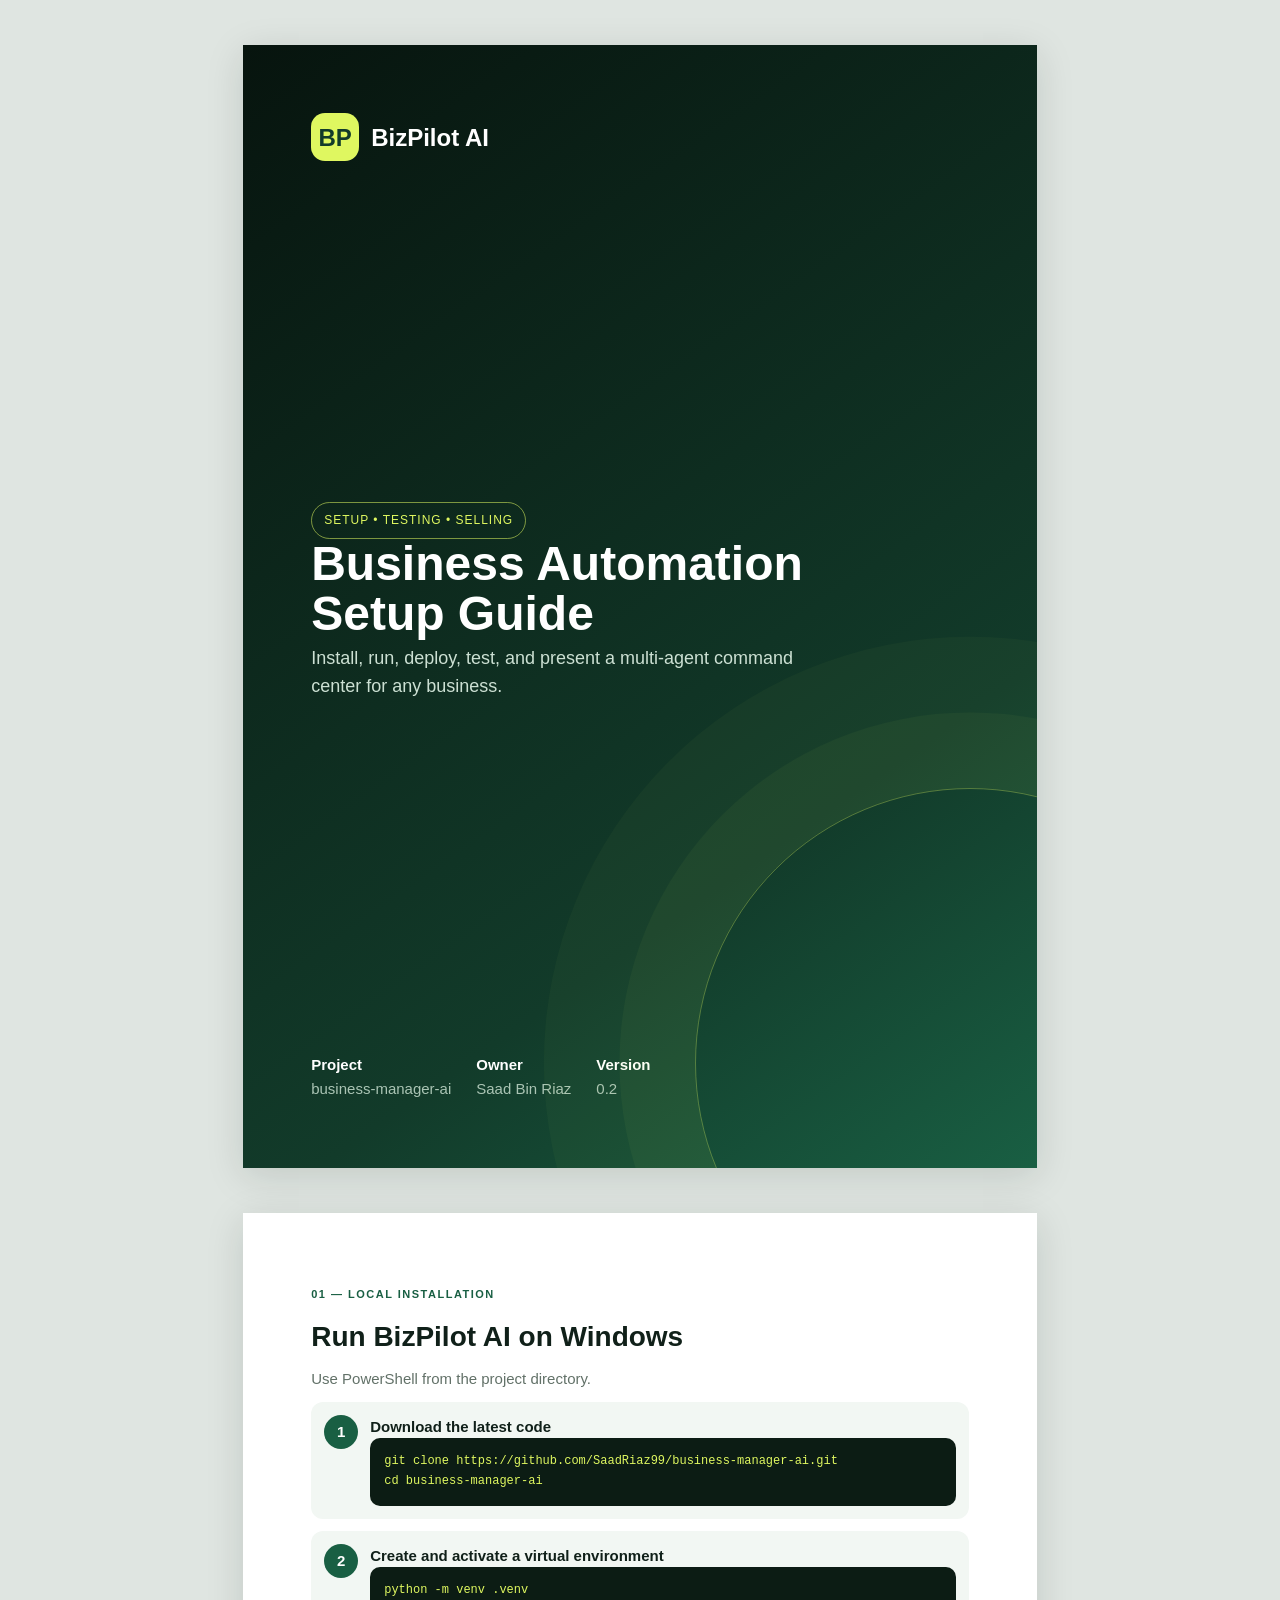
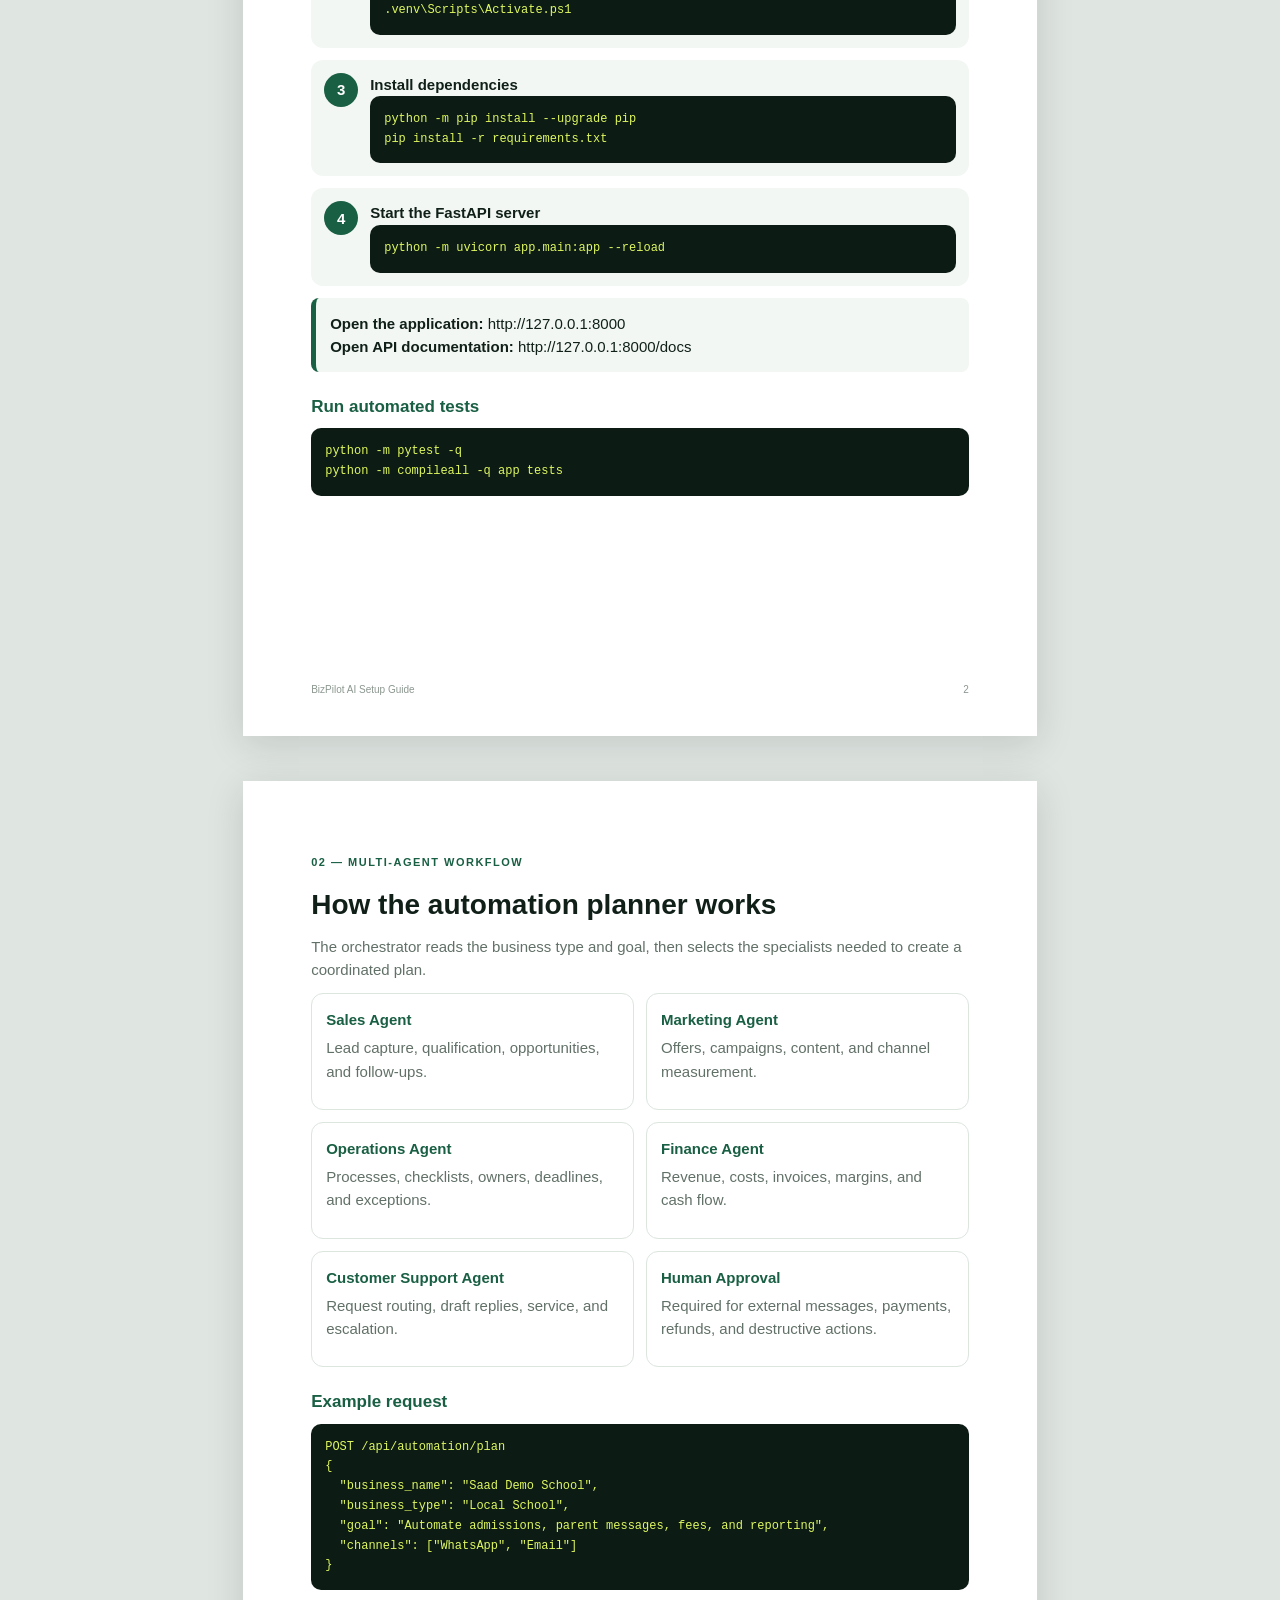
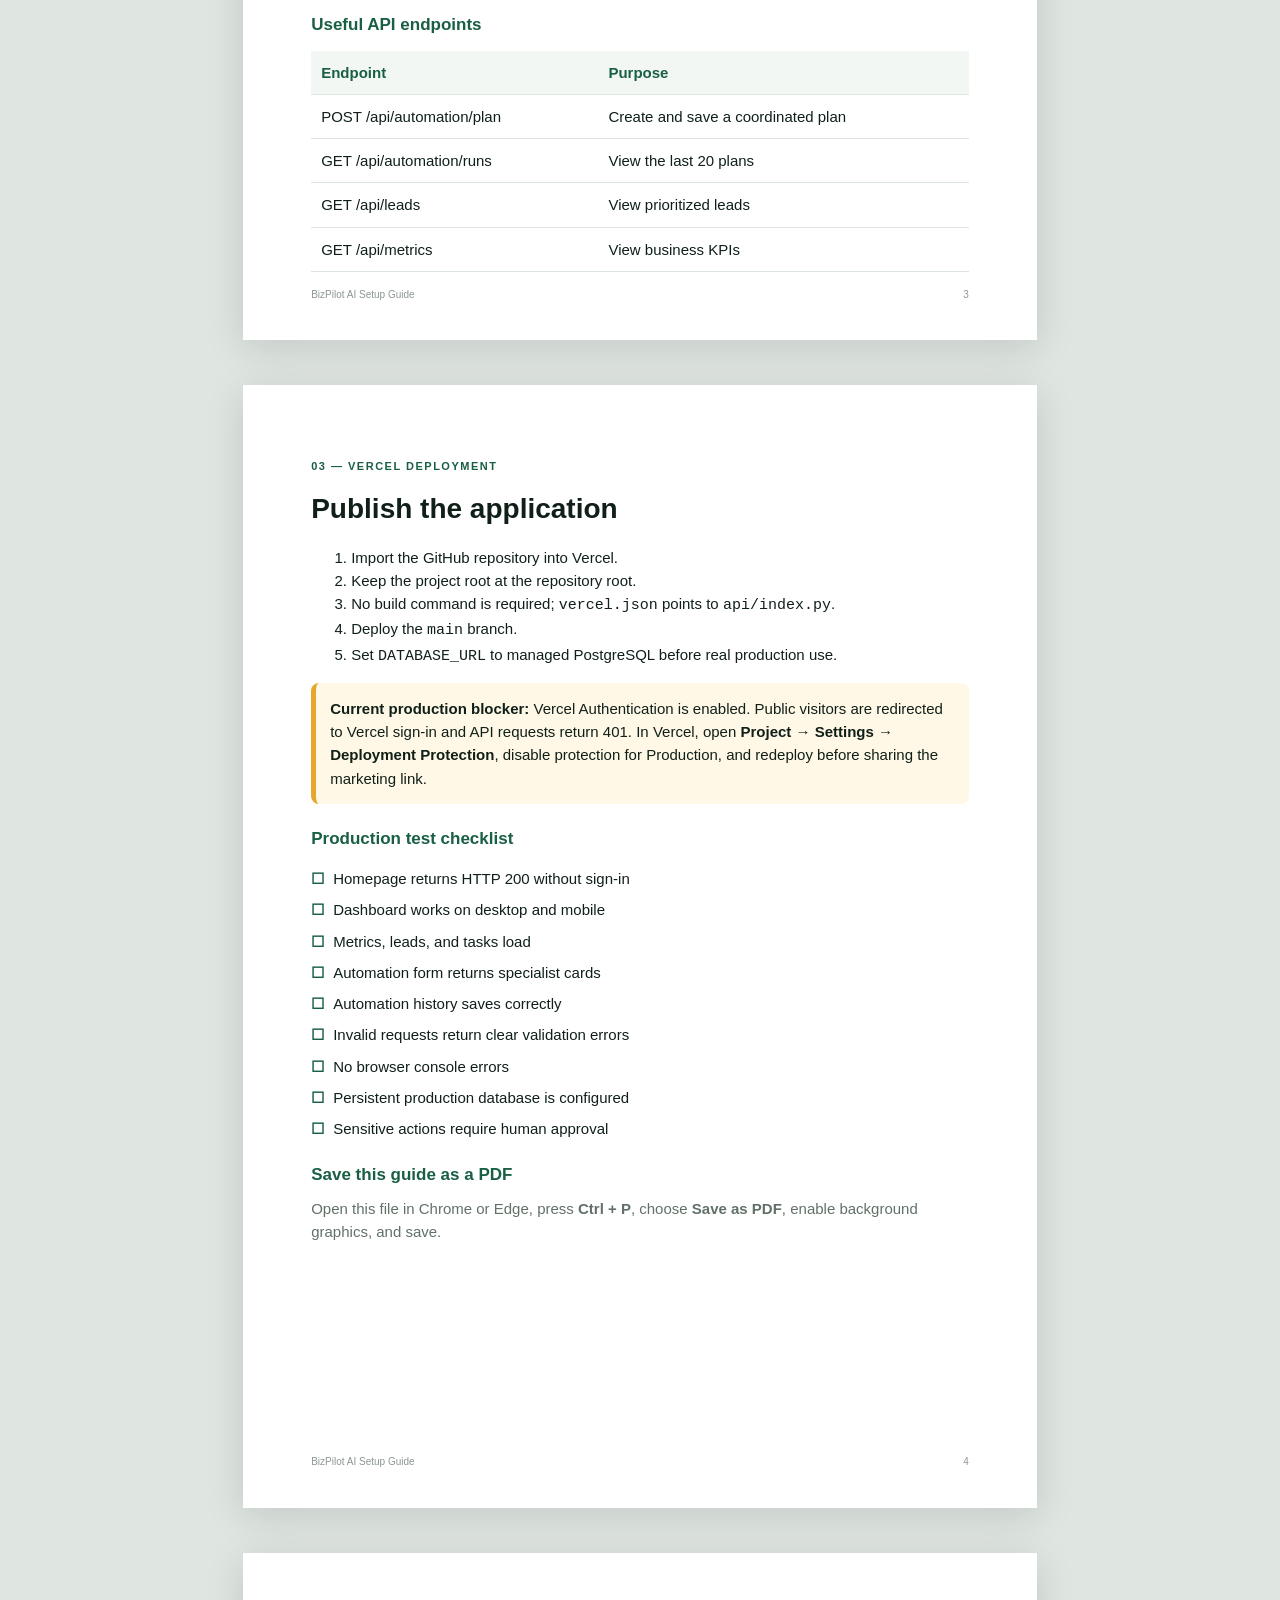
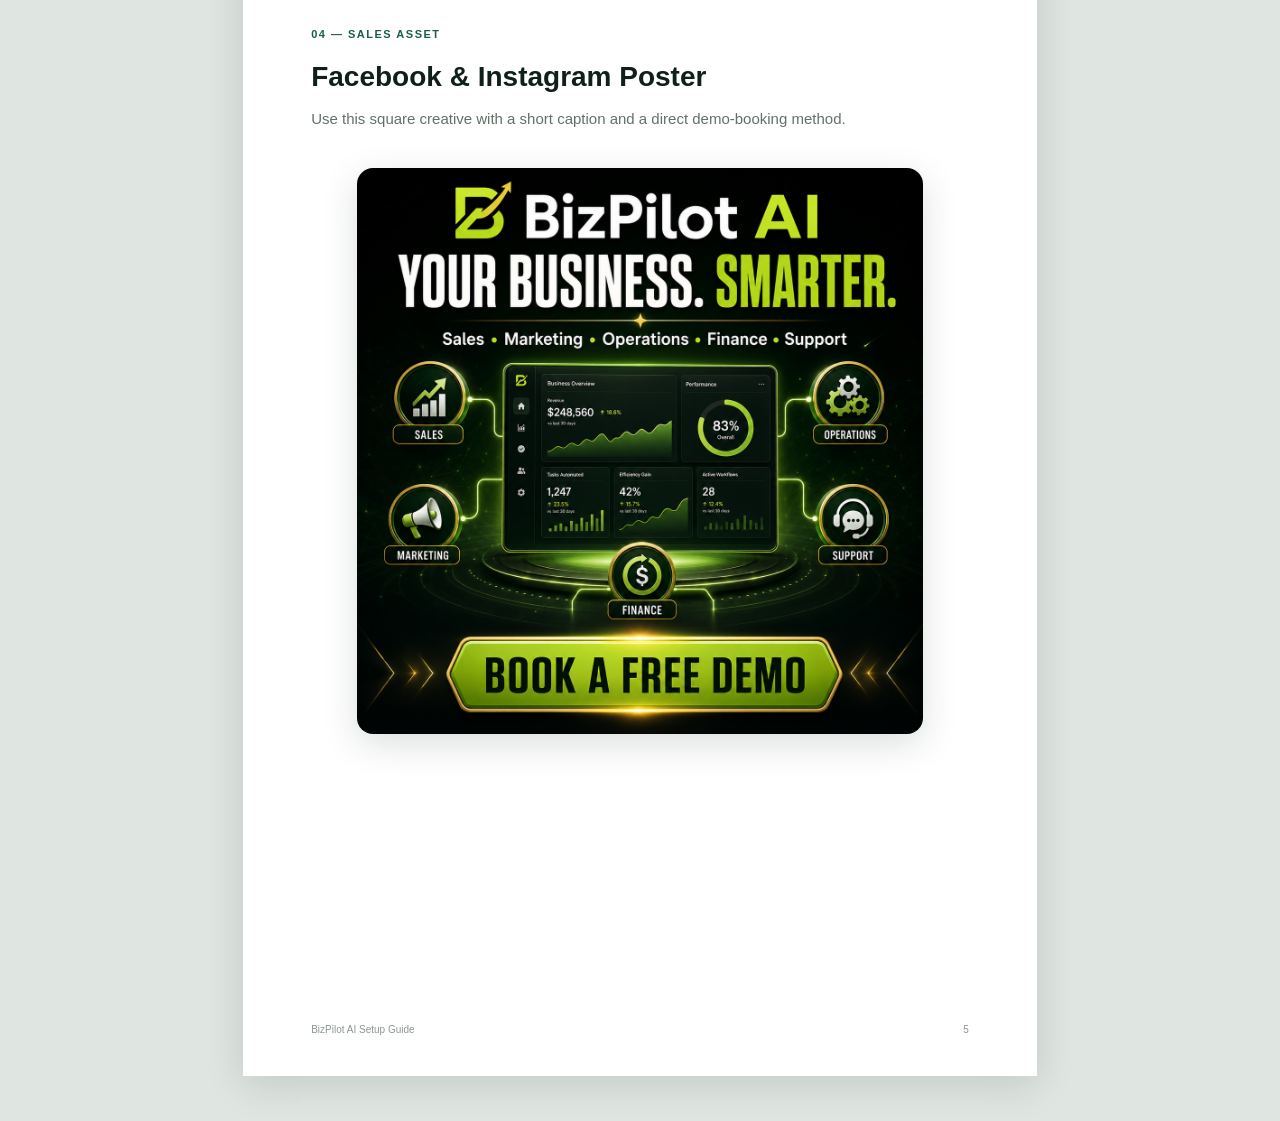
<file: docs/pdf.html>
<!doctype html>
<html lang="en">
<head>
  <meta charset="utf-8">
  <meta name="viewport" content="width=device-width,initial-scale=1">
  <title>BizPilot AI — Setup & Selling Guide</title>
  <style>
    :root{--ink:#102019;--green:#195f43;--lime:#dff760;--muted:#627168;--line:#dce5de;--paper:#fff;--soft:#f2f7f3}*{box-sizing:border-box}body{margin:0;background:#dfe5e1;color:var(--ink);font:15px/1.55 Arial,sans-serif}.page{width:210mm;min-height:297mm;margin:12mm auto;background:var(--paper);padding:18mm;box-shadow:0 8px 36px #10201922;position:relative;page-break-after:always}.page:last-child{page-break-after:auto}.cover{display:flex;flex-direction:column;justify-content:space-between;background:linear-gradient(145deg,#07140e,#123b2a 70%,#195f43);color:white;overflow:hidden}.cover:after{content:"";position:absolute;width:145mm;height:145mm;border:1px solid #dff76055;border-radius:50%;right:-55mm;bottom:-45mm;box-shadow:0 0 0 20mm #dff7600a,0 0 0 40mm #dff76008}.brand{display:flex;align-items:center;gap:12px;font-weight:800;font-size:24px}.mark{display:grid;place-items:center;width:48px;height:48px;border-radius:14px;background:var(--lime);color:#123b2a}.cover h1{font-size:48px;line-height:1.05;margin:0;max-width:150mm}.cover p{color:#cce0d3;font-size:18px;max-width:135mm}.badge{display:inline-block;padding:8px 12px;border:1px solid #dff76088;border-radius:99px;color:var(--lime);font-size:12px;letter-spacing:1px}.meta{display:flex;gap:25px;color:#aac4b4}.meta b{display:block;color:white}h2{font-size:28px;margin:0 0 8px}h3{font-size:17px;margin:22px 0 8px;color:var(--green)}p{margin:5px 0 12px;color:var(--muted)}.eyebrow{font-size:11px;letter-spacing:1.5px;font-weight:bold;color:var(--green)}.step{display:grid;grid-template-columns:34px 1fr;gap:12px;margin:12px 0;padding:13px;background:var(--soft);border-radius:12px}.step span{display:grid;place-items:center;width:34px;height:34px;border-radius:50%;background:var(--green);color:white;font-weight:bold}.step b{display:block}.code{background:#0c1c14;color:#dff760;padding:14px;border-radius:10px;font:12px/1.65 Consolas,monospace;white-space:pre-wrap}.warning{padding:14px;border-left:5px solid #e5a72e;background:#fff8e6;border-radius:8px}.good{padding:14px;border-left:5px solid var(--green);background:var(--soft);border-radius:8px}.grid{display:grid;grid-template-columns:1fr 1fr;gap:12px}.card{border:1px solid var(--line);border-radius:12px;padding:14px}.card b{color:var(--green)}table{width:100%;border-collapse:collapse;margin-top:12px}th,td{padding:10px;border-bottom:1px solid var(--line);text-align:left}th{background:var(--soft);color:var(--green)}.checklist{list-style:none;padding:0}.checklist li{margin:8px 0}.checklist li:before{content:"☐";color:var(--green);font-weight:bold;margin-right:9px}.poster{display:block;max-width:150mm;max-height:205mm;margin:10mm auto;border-radius:16px;box-shadow:0 10px 35px #10201925}.footer{position:absolute;bottom:10mm;left:18mm;right:18mm;display:flex;justify-content:space-between;color:#8b978f;font-size:10px}@media print{body{background:white}.page{margin:0;box-shadow:none}@page{size:A4;margin:0}}
  </style>
</head>
<body>
  <section class="page cover">
    <div class="brand"><span class="mark">BP</span> BizPilot AI</div>
    <div><span class="badge">SETUP • TESTING • SELLING</span><h1>Business Automation Setup Guide</h1><p>Install, run, deploy, test, and present a multi-agent command center for any business.</p></div>
    <div class="meta"><div><b>Project</b>business-manager-ai</div><div><b>Owner</b>Saad Bin Riaz</div><div><b>Version</b>0.2</div></div>
  </section>

  <section class="page">
    <p class="eyebrow">01 — LOCAL INSTALLATION</p><h2>Run BizPilot AI on Windows</h2><p>Use PowerShell from the project directory.</p>
    <div class="step"><span>1</span><div><b>Download the latest code</b><div class="code">git clone https://github.com/SaadRiaz99/business-manager-ai.git
cd business-manager-ai</div></div></div>
    <div class="step"><span>2</span><div><b>Create and activate a virtual environment</b><div class="code">python -m venv .venv
.venv\Scripts\Activate.ps1</div></div></div>
    <div class="step"><span>3</span><div><b>Install dependencies</b><div class="code">python -m pip install --upgrade pip
pip install -r requirements.txt</div></div></div>
    <div class="step"><span>4</span><div><b>Start the FastAPI server</b><div class="code">python -m uvicorn app.main:app --reload</div></div></div>
    <div class="good"><b>Open the application:</b> http://127.0.0.1:8000<br><b>Open API documentation:</b> http://127.0.0.1:8000/docs</div>
    <h3>Run automated tests</h3><div class="code">python -m pytest -q
python -m compileall -q app tests</div>
    <div class="footer"><span>BizPilot AI Setup Guide</span><span>2</span></div>
  </section>

  <section class="page">
    <p class="eyebrow">02 — MULTI-AGENT WORKFLOW</p><h2>How the automation planner works</h2><p>The orchestrator reads the business type and goal, then selects the specialists needed to create a coordinated plan.</p>
    <div class="grid">
      <div class="card"><b>Sales Agent</b><p>Lead capture, qualification, opportunities, and follow-ups.</p></div>
      <div class="card"><b>Marketing Agent</b><p>Offers, campaigns, content, and channel measurement.</p></div>
      <div class="card"><b>Operations Agent</b><p>Processes, checklists, owners, deadlines, and exceptions.</p></div>
      <div class="card"><b>Finance Agent</b><p>Revenue, costs, invoices, margins, and cash flow.</p></div>
      <div class="card"><b>Customer Support Agent</b><p>Request routing, draft replies, service, and escalation.</p></div>
      <div class="card"><b>Human Approval</b><p>Required for external messages, payments, refunds, and destructive actions.</p></div>
    </div>
    <h3>Example request</h3><div class="code">POST /api/automation/plan
{
  "business_name": "Saad Demo School",
  "business_type": "Local School",
  "goal": "Automate admissions, parent messages, fees, and reporting",
  "channels": ["WhatsApp", "Email"]
}</div>
    <h3>Useful API endpoints</h3>
    <table><tr><th>Endpoint</th><th>Purpose</th></tr><tr><td>POST /api/automation/plan</td><td>Create and save a coordinated plan</td></tr><tr><td>GET /api/automation/runs</td><td>View the last 20 plans</td></tr><tr><td>GET /api/leads</td><td>View prioritized leads</td></tr><tr><td>GET /api/metrics</td><td>View business KPIs</td></tr></table>
    <div class="footer"><span>BizPilot AI Setup Guide</span><span>3</span></div>
  </section>

  <section class="page">
    <p class="eyebrow">03 — VERCEL DEPLOYMENT</p><h2>Publish the application</h2>
    <ol><li>Import the GitHub repository into Vercel.</li><li>Keep the project root at the repository root.</li><li>No build command is required; <code>vercel.json</code> points to <code>api/index.py</code>.</li><li>Deploy the <code>main</code> branch.</li><li>Set <code>DATABASE_URL</code> to managed PostgreSQL before real production use.</li></ol>
    <div class="warning"><b>Current production blocker:</b> Vercel Authentication is enabled. Public visitors are redirected to Vercel sign-in and API requests return 401. In Vercel, open <b>Project → Settings → Deployment Protection</b>, disable protection for Production, and redeploy before sharing the marketing link.</div>
    <h3>Production test checklist</h3><ul class="checklist"><li>Homepage returns HTTP 200 without sign-in</li><li>Dashboard works on desktop and mobile</li><li>Metrics, leads, and tasks load</li><li>Automation form returns specialist cards</li><li>Automation history saves correctly</li><li>Invalid requests return clear validation errors</li><li>No browser console errors</li><li>Persistent production database is configured</li><li>Sensitive actions require human approval</li></ul>
    <h3>Save this guide as a PDF</h3><p>Open this file in Chrome or Edge, press <b>Ctrl + P</b>, choose <b>Save as PDF</b>, enable background graphics, and save.</p>
    <div class="footer"><span>BizPilot AI Setup Guide</span><span>4</span></div>
  </section>

  <section class="page">
    <p class="eyebrow">04 — SALES ASSET</p><h2>Facebook & Instagram Poster</h2><p>Use this square creative with a short caption and a direct demo-booking method.</p>
    <img class="poster" src="assets/bizpilot-ai-sales-poster.png" alt="BizPilot AI sales poster">
    <div class="footer"><span>BizPilot AI Setup Guide</span><span>5</span></div>
  </section>
</body>
</html>
</file>
